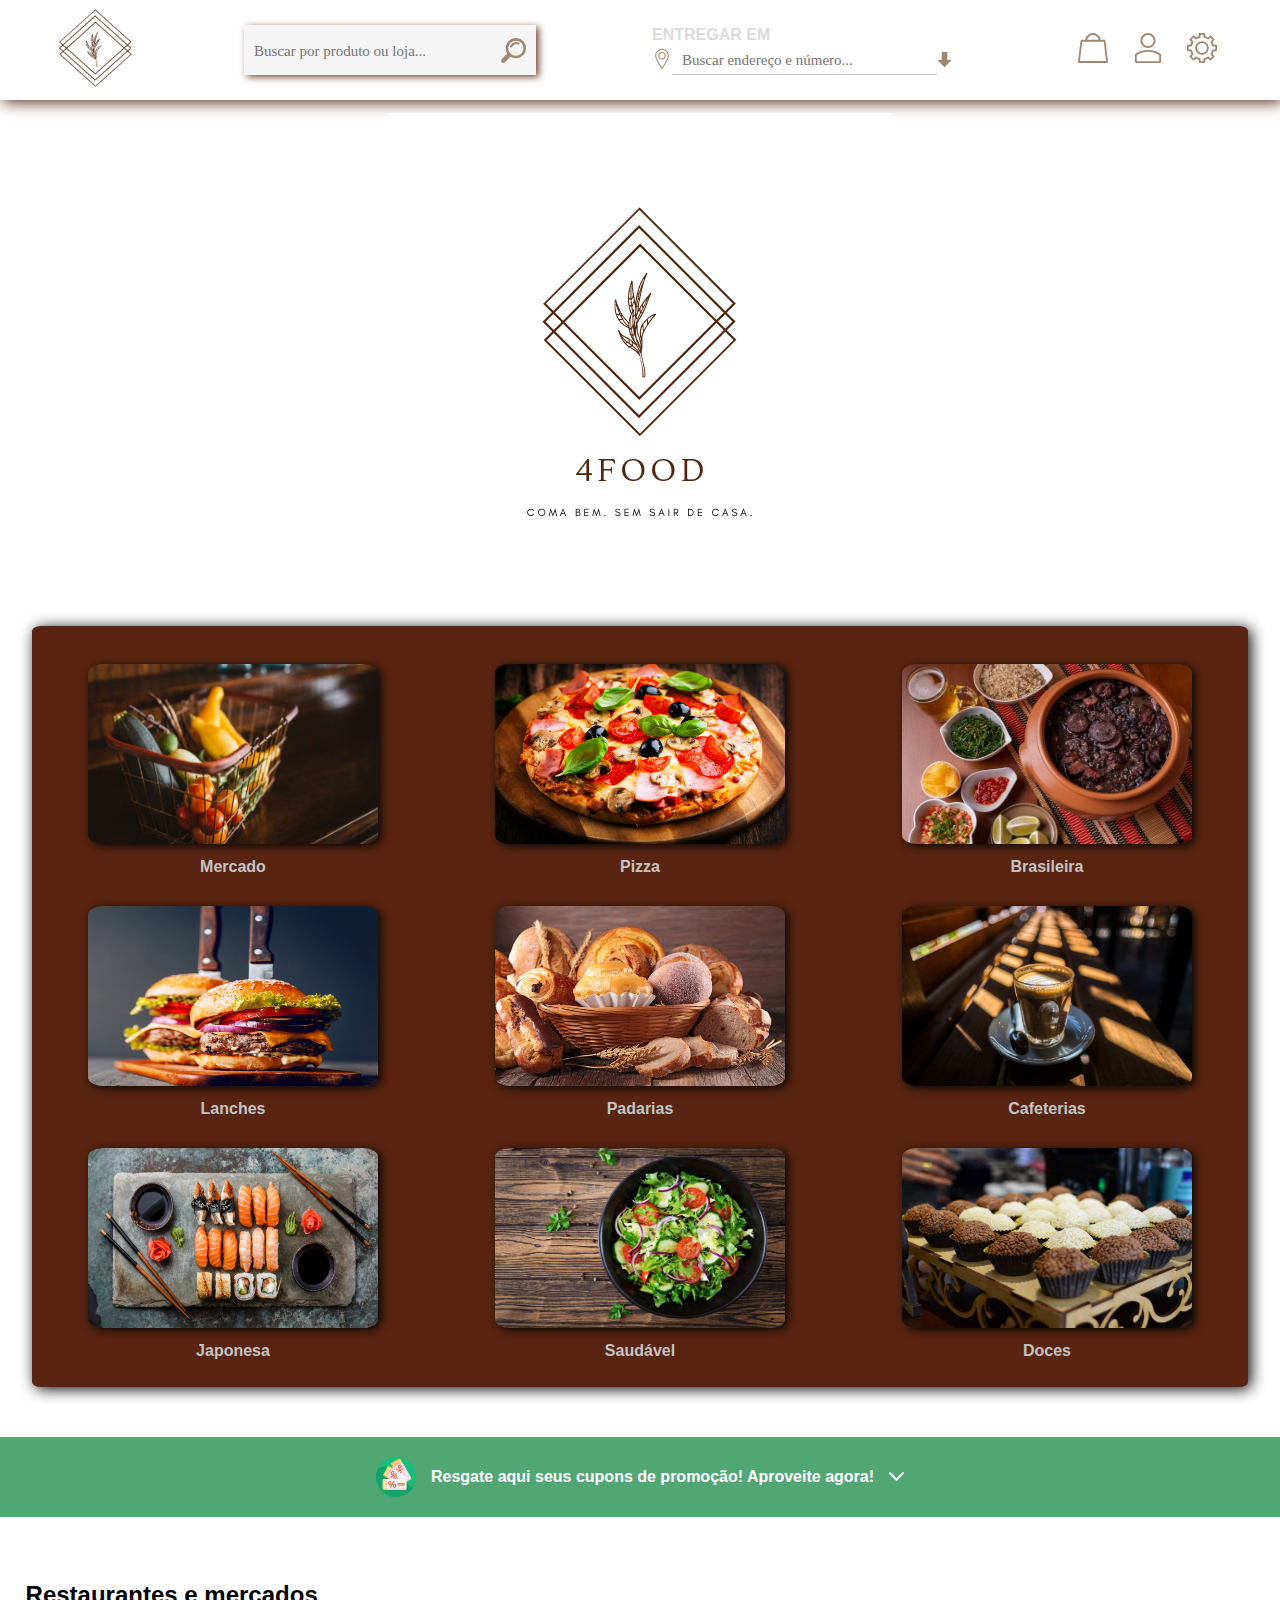
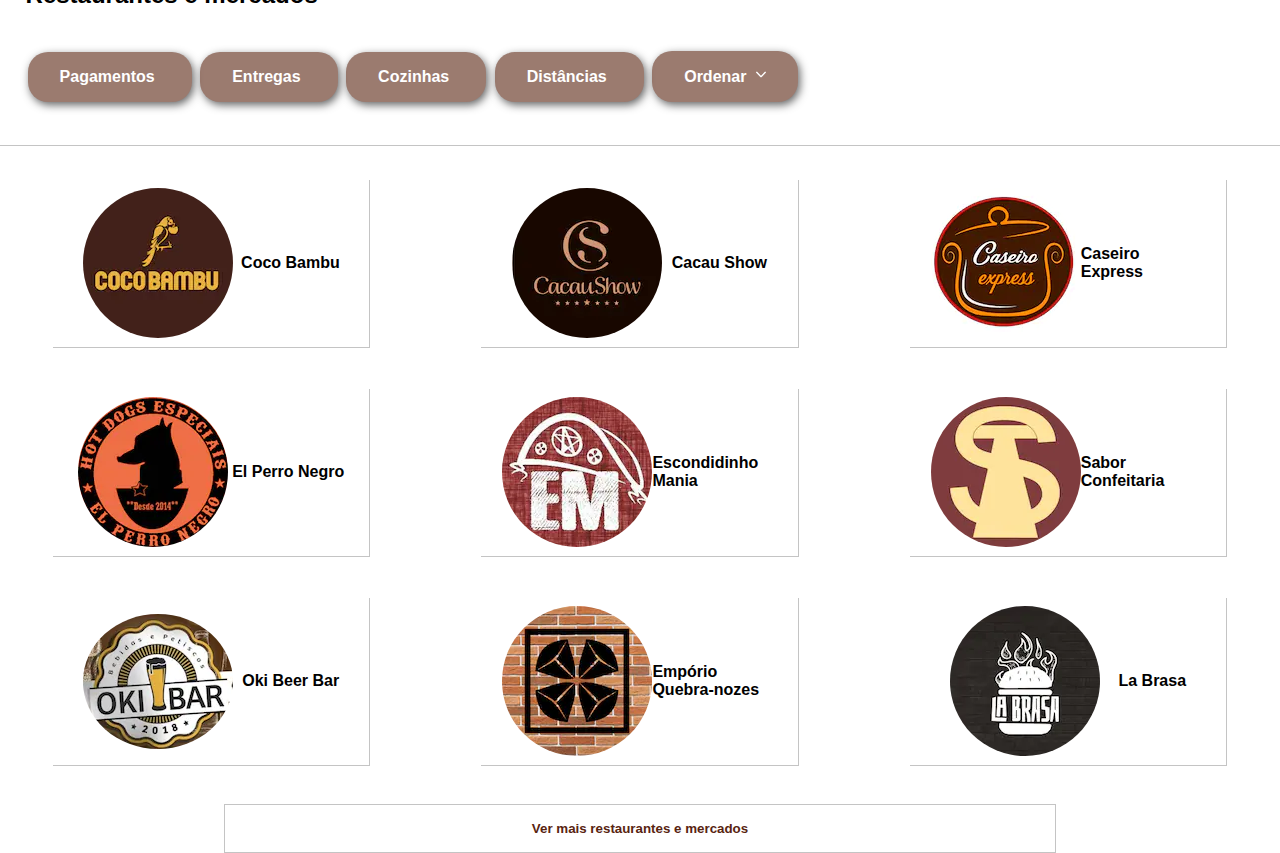
<file: main/index.html>
<!DOCTYPE html>
<html lang="en">
<head>
    <meta charset="UTF-8">
    <meta http-equiv="X-UA-Compatible" content="IE=edge">
    <meta name="viewport" content="width=device-width, initial-scale=1.0">
    <link rel="stylesheet" href="../style/style-main.css">
    <title>4Food</title>
</head>

<body>
    <div id="container-global">
        <header>
            <a href="./index.html"><img src="../images/4food-logo-menu.png" alt="mini logo 4food"></a>
            <div id="menu-buscar">
                <input type="text" id="txtBusca" placeholder="Buscar por produto ou loja..."/>
                <img src="../images/lupa-buscar.svg" alt="lupa de busca">
            </div>
            <div id="container-localização">
                <p>ENTREGAR EM</p>
                <div id="menu-localização"> 
                    <img src="../images/pin-de-localizacao.svg" alt="rosa dos ventos para localização">
                    <input type="text" id="txtLocalização" placeholder="Buscar endereço e número..."/>
                    <img src="../images/seta-localização.svg" alt="seta da minha localização">
                </div>
            </div>
            <nav>
                <a href="#"><img src="../images/sacola-nav.svg" alt="sacola de compras"></a>
                <a href="#"><img src="../images/minha-conta-nav.svg" alt="minha conta"></a>
                <a href="#"><img src="../images/engrenagem-nav.svg" alt="engranagem de configurações"></a>
            </nav>
        </header>
        <div id="logo">
            <img src="../images/4food.png" alt="logo da 4food">
        </div>
    <main>
        <section id="cardápio">
            <div class="lista-main">
                <a href="#"><img src="../images/mercado.jpg" alt="supermercado"></a>
                <a href="#"><p>Mercado</p></a>
            </div>
            <div class="lista-main">
                <a href="#"><img src="../images/pizza.jpg" alt="pizza"></a>
                <a href="#"><p>Pizza</p></a>
            </div>
            <div class="lista-main">
                <a href="#"><img src="../images/feijoada.jpg" alt="comida brasileira"></a>
                <a href="#"><p>Brasileira</p></a>
            </div>
            <div class="lista-main">
                <a href="#"><img src="../images/lanche.jpg" alt="hamburger"></a>
                <a href="#"><p>Lanches</p></a>
            </div>
            <div class="lista-main">
                <a href="#"><img src="../images/padarias.jpg" alt="padarias"></a>
                <a href="#"><p>Padarias</p></a>
            </div>
            <div class="lista-main">
                <a href="#"><img src="../images/café.jpg" alt="cafeterias"></a>
                <a href="#"><p>Cafeterias</p></a>
            </div>
            <div class="lista-main">
                <a href="#"><img src="../images/japonesa.jpg" alt="comida japonesa"></a>
                <a href="#"><p>Japonesa</p></a>
            </div>
            <div class="lista-main">
                <a href="#"><img src="../images/salada.jpg" alt="refeição saudável"></a>
                <a href="#"><p>Saudável</p></a>
            </div>
            <div class="lista-main">
                <a href="#"><img src="../images/doces.jpg" alt="Doces"></a>
                <a href="#"><p>Doces</p></a>
            </div>
        </section>
    </main>
        <div id="container-promocao">
            <div>
                <img src="../images/cupom.svg" alt="cupom de promoção">
                <p>Resgate aqui seus cupons de promoção! Aproveite agora!</p>
                <img src="../images/Seta-promoção.svg" alt="seta de promoção">
            </div>
        </div>
        <div id="titulo-menu">
                <h1>Restaurantes e mercados</h1>
        </div>
        <div id="menu-restaurantes">
                <button><span>Pagamentos</span></button>
                <button><span>Entregas</span></button>
                <button><span>Cozinhas</span></button>
                <button><span>Distâncias</span></button>
                <button><span>Ordenar</span><img src="../images/seta-ordenar.svg"></button>
        </div>

    <section id="seleção-restaurantes">
            <div class="restaurante-card">
                <img src="../images/cocobambu.webp" alt="icone do Coco Bambu">
                <span>Coco Bambu</span>
            </div>
            <div class="restaurante-card">
                <img src="../images/cacaushow.webp" alt="icone da Cacau Show">
                <span>Cacau Show</span>
            </div>
            <div class="restaurante-card">
                <img src="../images/caseiro-express.webp" alt="icone do Caseiro Express">
                <span>Caseiro Express</span>
            </div>
            <div class="restaurante-card">
                <img src="../images/el-perro-negro.webp" alt="icone do El Perro Negro">
                <span>El Perro Negro</span>
            </div>
            <div class="restaurante-card">
                <img src="../images/escondidinho mania.webp" alt="icone do Escondidinho Mania">
                <span>Escondidinho Mania</span>
            </div>
            <div class="restaurante-card">
                <img src="../images/sabor-confeitaria.webp" alt="icone da Sabor Confeitaria">
                <span>Sabor Confeitaria</span>
            </div>
            <div class="restaurante-card">
                <img src="../images/OkiBar.webp" alt="icone do Oki Bar">
                <span>Oki Beer Bar</span>
            </div>
            <div class="restaurante-card">
                <img src="../images/emporio quebra nozes.webp" alt="incone do Empório Quebra-nozes">
                <span>Empório Quebra-nozes</span>
            </div>
            <div class="restaurante-card">
                <img src="../images/labrasa.webp" alt="icone do La Brasa">
                <span>La Brasa</span>
            </div>
    </section>

    <div id="botao-seleção">
        <button>Ver mais restaurantes e mercados</button> 
    </div>
    
    </div> 
</body>
</html>
</file>
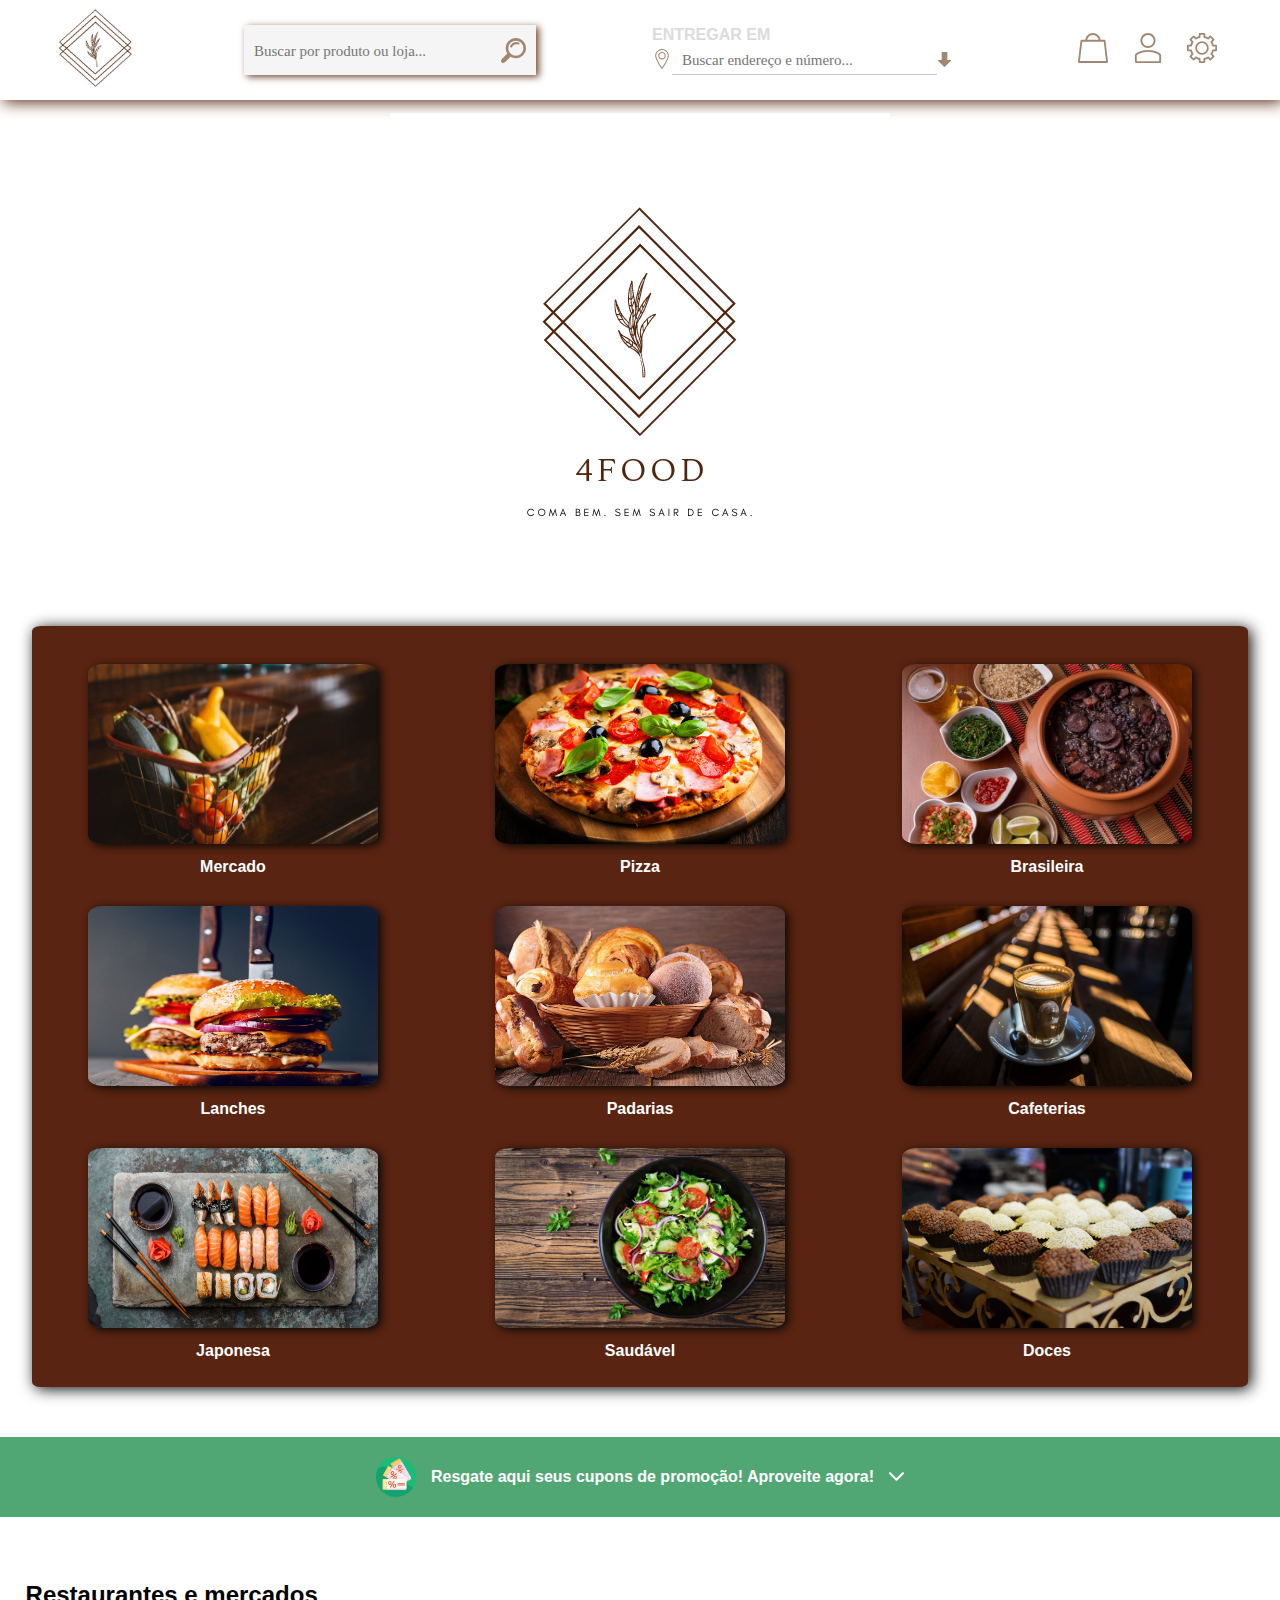
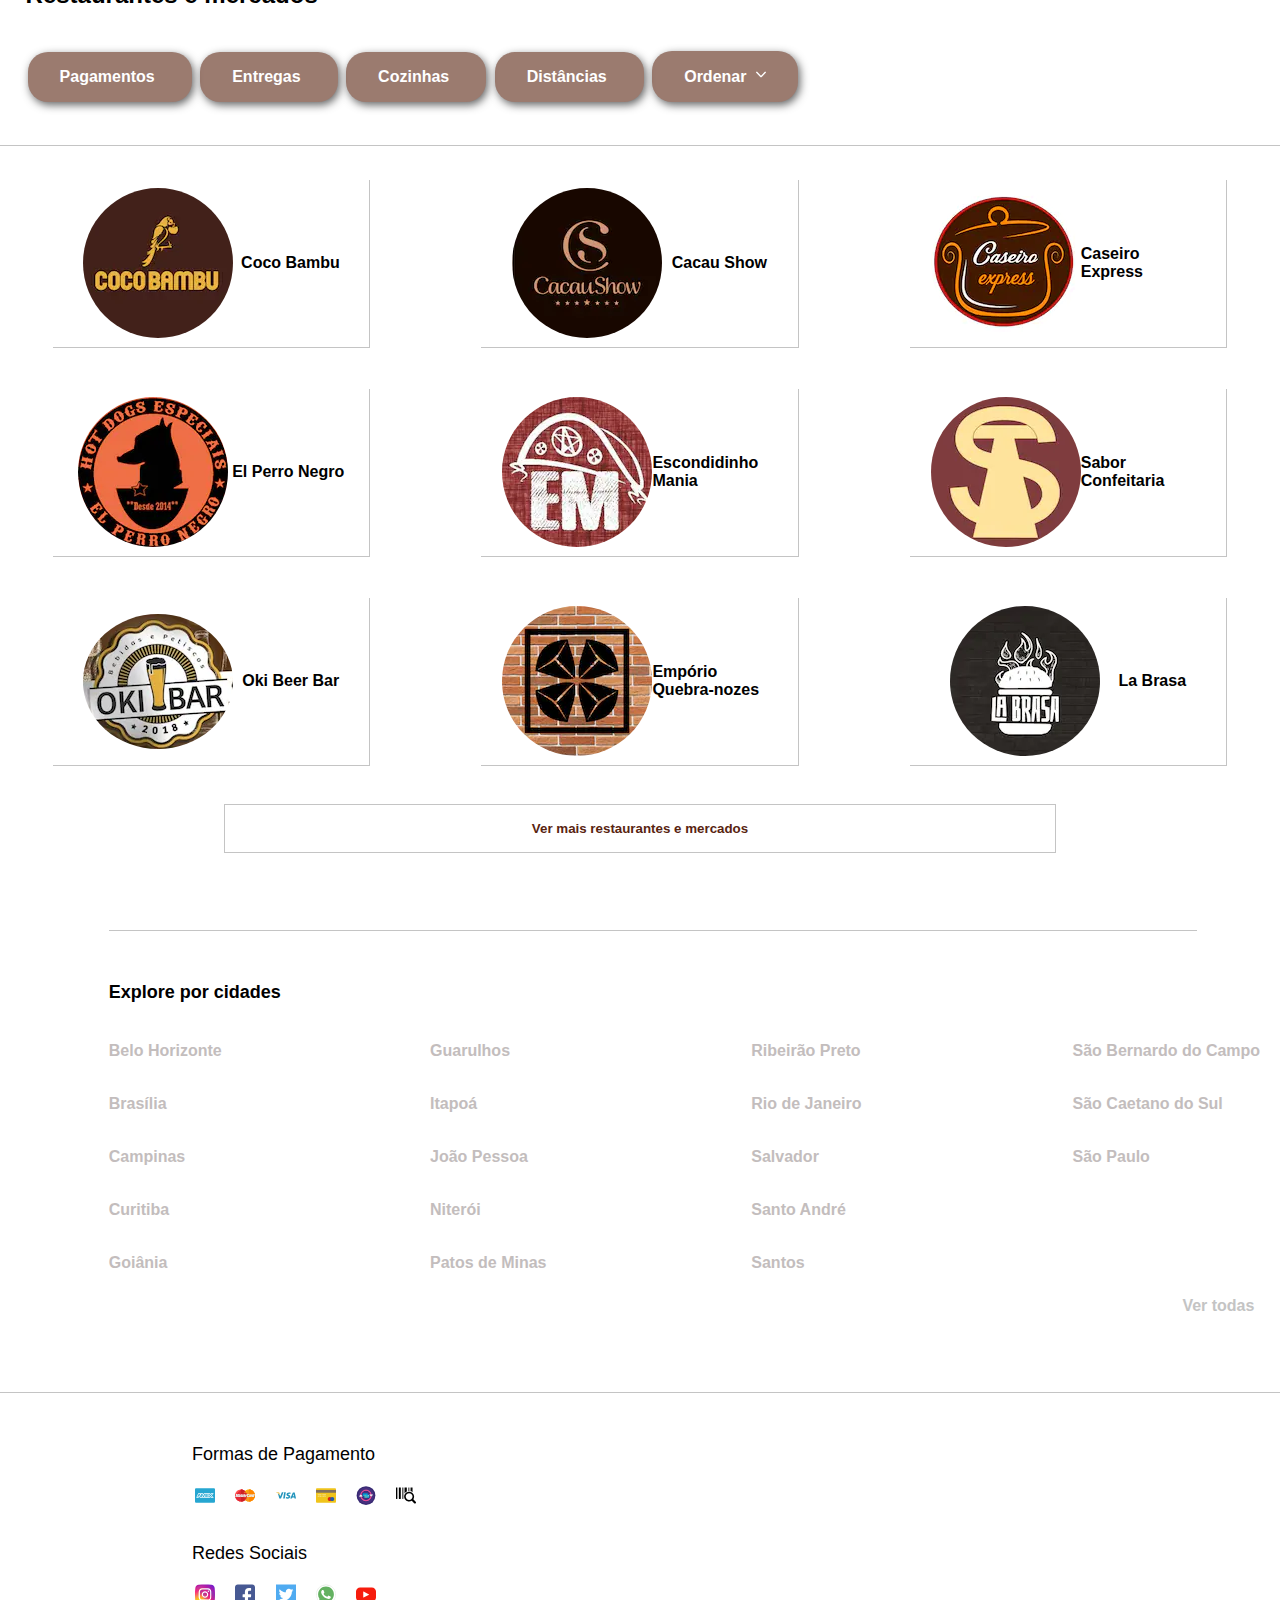
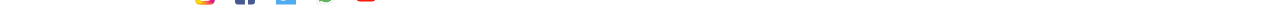
<file: landing-page/main/index.html>
<!DOCTYPE html>
<html lang="en">
<head>
    <meta charset="UTF-8">
    <meta http-equiv="X-UA-Compatible" content="IE=edge">
    <meta name="viewport" content="width=device-width, initial-scale=1.0">
    <link rel="stylesheet" href="../style/style-main.css">
    <title>4Food</title>
</head>
<body>
    <div id="container-global">
        <header>
            <a href="./index.html"><img src="../images/4food-logo-menu.png" alt="mini logo 4food"></a>
            <div id="menu-buscar">
                <input type="text" id="txtBusca" placeholder="Buscar por produto ou loja..."/>
                <img src="../images/lupa-buscar.svg" alt="lupa de busca">
            </div>
            <div id="container-localização">
                <p>ENTREGAR EM</p>
                <div id="menu-localização"> 
                    <img src="../images/pin-de-localizacao.svg" alt="rosa dos ventos para localização">
                    <input type="text" id="txtLocalização" placeholder="Buscar endereço e número..."/>
                    <img src="../images/seta-localização.svg" alt="seta da minha localização">
                </div>
            </div>
            <nav>
                <a href="#"><img src="../images/sacola-nav.svg" alt="sacola de compras"></a>
                <a href="#"><img src="../images/minha-conta-nav.svg" alt="minha conta"></a>
                <a href="#"><img src="../images/engrenagem-nav.svg" alt="engranagem de configurações"></a>
            </nav>
        </header>
        <div id="logo">
            <img src="../images/4food.png" alt="logo da 4food">
        </div>
    <main>
        <section id="cardápio">
            <div class="lista-main">
                <a href="#"><img src="../images/mercado.jpg" alt="supermercado"></a>
                <a href="#"><p>Mercado</p></a>
            </div>
            <div class="lista-main">
                <a href="#"><img src="../images/pizza.jpg" alt="pizza"></a>
                <a href="#"><p>Pizza</p></a>
            </div>
            <div class="lista-main">
                <a href="#"><img src="../images/feijoada.jpg" alt="comida brasileira"></a>
                <a href="#"><p>Brasileira</p></a>
            </div>
            <div class="lista-main">
                <a href="#"><img src="../images/lanche.jpg" alt="hamburger"></a>
                <a href="#"><p>Lanches</p></a>
            </div>
            <div class="lista-main">
                <a href="#"><img src="../images/padarias.jpg" alt="padarias"></a>
                <a href="#"><p>Padarias</p></a>
            </div>
            <div class="lista-main">
                <a href="#"><img src="../images/café.jpg" alt="cafeterias"></a>
                <a href="#"><p>Cafeterias</p></a>
            </div>
            <div class="lista-main">
                <a href="#"><img src="../images/japonesa.jpg" alt="comida japonesa"></a>
                <a href="#"><p>Japonesa</p></a>
            </div>
            <div class="lista-main">
                <a href="#"><img src="../images/salada.jpg" alt="refeição saudável"></a>
                <a href="#"><p>Saudável</p></a>
            </div>
            <div class="lista-main">
                <a href="#"><img src="../images/doces.jpg" alt="Doces"></a>
                <a href="#"><p>Doces</p></a>
            </div>
        </section>
    </main>
        <div id="container-promocao">
            <div>
                <img src="../images/cupom.svg" alt="cupom de promoção">
                <p>Resgate aqui seus cupons de promoção! Aproveite agora!</p>
                <img src="../images/Seta-promoção.svg" alt="seta de promoção">
            </div>
        </div>
        <div id="titulo-menu">
                <h1>Restaurantes e mercados</h1>
        </div>
        <div id="menu-restaurantes">
                <button><span>Pagamentos</span></button>
                <button><span>Entregas</span></button>
                <button><span>Cozinhas</span></button>
                <button><span>Distâncias</span></button>
                <button><span>Ordenar</span><img src="../images/seta-ordenar.svg"></button>
        </div>
    <section id="seleção-restaurantes">
            <div class="restaurante-card">
                <img src="../images/cocobambu.webp" alt="icone do Coco Bambu">
                <span>Coco Bambu</span>
            </div>
            <div class="restaurante-card">
                <img src="../images/cacaushow.webp" alt="icone da Cacau Show">
                <span>Cacau Show</span>
            </div>
            <div class="restaurante-card">
                <img src="../images/caseiro-express.webp" alt="icone do Caseiro Express">
                <span>Caseiro Express</span>
            </div>
            <div class="restaurante-card">
                <img src="../images/el-perro-negro.webp" alt="icone do El Perro Negro">
                <span>El Perro Negro</span>
            </div>
            <div class="restaurante-card">
                <img src="../images/escondidinho mania.webp" alt="icone do Escondidinho Mania">
                <span>Escondidinho Mania</span>
            </div>
            <div class="restaurante-card">
                <img src="../images/sabor-confeitaria.webp" alt="icone da Sabor Confeitaria">
                <span>Sabor Confeitaria</span>
            </div>
            <div class="restaurante-card">
                <img src="../images/OkiBar.webp" alt="icone do Oki Bar">
                <span>Oki Beer Bar</span>
            </div>
            <div class="restaurante-card">
                <img src="../images/emporio quebra nozes.webp" alt="incone do Empório Quebra-nozes">
                <span>Empório Quebra-nozes</span>
            </div>
            <div class="restaurante-card">
                <img src="../images/labrasa.webp" alt="icone do La Brasa">
                <span>La Brasa</span>
            </div>
    </section>
    <div id="botao-seleção">
        <button>Ver mais restaurantes e mercados</button> 
    </div>
    <section id="container-cidades">
        <div id="explore-cidades">
            <span>Explore por cidades</span>   
        </div>
    </section>
    <div class="tabela-cidades">
        <a class="belo-horizonte" href="#">Belo Horizonte</a>
        <a class="brasilia" href="#">Brasília</a>
        <a class="campinas" href="#">Campinas</a>
        <a class="curitiba" href="#">Curitiba</a>
        <a class="goiania" href="#">Goiânia</a>
        <a class="guarulhos" href="#">Guarulhos</a>
        <a class="joao-pessoa" href="#">João Pessoa</a>
        <a class="itapoa" href="#">Itapoá</a>
        <a class="niteroi" href="#">Niterói</a>
        <a class="patos-de-minas" href="#">Patos de Minas</a>
        <a class="ribeirao-preto" href="#">Ribeirão Preto</a>
        <a class="rio-de-janeiro" href="#">Rio de Janeiro</a>
        <a class="salvador" href="#">Salvador</a>
        <a class="santo-andre" href="#">Santo André</a>
        <a class="santos" href="#">Santos</a>
        <a class="sao-bernardo-do-campo" href="#">São Bernardo do Campo</a>
        <a class="sao-caetano-do-sul" href="#">São Caetano do Sul</a>
        <a class="sao-paulo" href="#">São Paulo</a>
    </div>
    <div id="botao-cidades">
        <p>Ver todas</p>
    </div>
    <footer>
        <div id="pagamento">
            <p>Formas de Pagamento</p>
        <div class="icones-pagamento">
            <img src="../images/amex.svg">
            <img src="../images/mastercard.svg">
            <img src="../images/visa.svg">
            <img src="../images/cartao-de-credito.svg">
            <img src="../images/linha-de-credito.svg">
            <img src="../images/codigo-de-barras.svg">
        </div>
            <p>Redes Sociais</p>
        <div class="icones-pagamento">
            <a target="_blank" href="../main/index.html"><img src="../images/instagram.svg"></a>
            <a target="_blank" href="../main/index.html"><img src="../images/facebook.svg"></a>
            <a target="_blank" href="../main/index.html"><img src="../images/twitter.svg"></a>
            <a target="_blank" href="../main/index.html"><img src="../images/whatsapp.svg"></a>
            <a target="_blank" href="../main/index.html"><img src="../images/youtube.svg"></a>
        </div>
    </footer>
    </div> 
</body>
</html>
</file>
<file: style/style-main.css>
* {

    padding: 0;
    margin: 0;
    box-sizing: border-box;
    
}

html {

    overflow: scroll;

}

::-webkit-scrollbar {

    width: 0px;
    height: 0px;
    background: transparent;

}

body {

    font-size: 16px;
    font-family: sans-serif;
    
}

body input::placeholder {

    font-family: fantasy;
    font-size: 15px;

}

header {

    display: flex;
    align-items: center;
    justify-content: space-around;
    height: 100px;
    font-weight: bold;
    background-color: white;
    box-shadow: 3px 2px 15px #592411;

}

header>a>img {

    height: 85px;
    width: 85px;
    
    
}

header img:hover {

    -webkit-transform: scale(1.1);
    -moz-transform: scale(1.1);
    -o-transform: scale(1.1);
    -ms-transform: scale(1.1);
    transform: scale(1.1);
    
}

#menu-buscar {

    display: flex;
    align-items: center;
    padding: 0 10px;
    height: 50px;
    background-color: #F5F5F5;
    box-shadow: 3px 2px 7px #734838;

}

#menu-buscar>img {

    width: 25px;
    height: 25px;
    cursor: pointer;
 
}

#txtBusca {

    font-size: larger;
    border: none;
    outline-style: none;
    box-shadow: none;
    border-color: transparent;
    background-color: #F5F5F5;

}

#container-localização {

    display: flex;
    flex-direction: column;
    padding: 0 10px;
    
}

#container-localização>p {

    color: #C4C4C4;
    opacity: 0.6;

}

#menu-localização {

    display: flex;
    align-items: center;

}

#menu-localização>img {

    height: 20px;
    width: 20px;

}

#menu-localização img:last-of-type {

    height: 15px;
    width: 15px;
    cursor: pointer;

}

#txtLocalização {

    font-size: larger;
    border: none;
    outline-style: none;
    box-shadow: none;
    border-color: transparent;
    border-bottom: 1px solid #C4C4C4;
    padding: 4px 10px;
    width: 265px;
    background-color: white;

}

nav>a>img {

    height: 30px;
    width: 30px;
    
}

nav>a {

    padding: 0 10px;
    
}

#logo {

    display: flex;
    justify-content: center;
    padding-top: 1%;

}

main {

    display: flex;
    justify-content: center;
    flex-direction: column;
    align-items: center;
    padding-top: 1%;
    
}

#cardápio {

    display: grid;
    text-align: center;
    height: 50%;
    width: 95%;
    box-shadow: 3px 2px 15px rgb(8, 8, 8);
    border-radius: 0.7%;
    background-color: #592411;
     
    grid-template-columns: 1fr 1fr 1fr;
    grid-template-rows: 1fr 1fr;
    grid-column-gap: 5px;
    grid-row-gap: 20px;
    padding-top: 3%;
    padding-bottom: 17px;
    
}

#cardápio img {

    height: 250px;
    width: 415px;
    box-shadow: 3px 2px 8px rgb(8, 8, 8);
    border-radius: 5%;
    
}

.lista-main{

    display: flex;
    flex-direction: column;
    align-items: center;
    transition: 0.5s;

}

.lista-main:hover {

    -webkit-transform: scale(1.1);
    -moz-transform: scale(1.1);
    -o-transform: scale(1.1);
    -ms-transform: scale(1.1);
    transform: scale(1.1);
    transition: 0.5s;

}

.lista-main a, p{

    width: fit-content;
    text-decoration: none;
}

#cardápio p {

    font-weight: bold;
    padding-top: 10px;
    padding-bottom: 10px;
    color: #C4C4C4;
    
}

#container-promocao>div{

    display: flex;
    justify-content: center;
    align-items: center;
    color: white;
    font-weight: bold;
    width: 100%;
    margin-top: 50px;
    height: 80px;
    background-color: #50A773;

}

#container-promocao img {

    width: 70px;
    height: 70px;
    padding: 0 15px;
    
}

#container-promocao img:last-of-type {

    width: 45px;
    height: 25px;

}

#container-promocao img:hover {

    -webkit-transform: scale(1.1);
    -moz-transform: scale(1.1);
    -o-transform: scale(1.1);
    -ms-transform: scale(1.1);
    transform: scale(1.1);

}

#titulo-menu {

    font-size: 12px;
    padding-top: 5%;
    padding-left: 2%;
}

#menu-restaurantes {

    
    padding-top: 3%;
    padding-left: 2%;
    
}

#menu-restaurantes button{

    background-color: #592411;
    border: none;
    color: white;
    padding: 16px 32px;
    text-align: center;
    font-size: 16px;
    font-weight: bold;
    margin: 4px 2px;
    opacity: 0.6;
    transition: 0.3s;
    display: inline-block;
    text-decoration: none;
    cursor: pointer;
    border-radius: 20px;
    outline:none;
    box-shadow: 2px 3px 8px black;

}

#menu-restaurantes button>img:last-of-type{

    height: 15px;
    width: 15px;
    padding-left: 5px;

}

#menu-restaurantes span:last-of-type{

   padding-right: 5px;

}

#menu-restaurantes button:hover {
    
    opacity: 1

}



#seleção-restaurantes {

    display: grid;
    grid-template-columns: 1fr 1fr 1fr;
    grid-template-rows: 1fr 1fr 1fr;
    grid-column-gap: 5px;
    grid-row-gap: 20px;
    margin-top: 3%;
    padding-top: 1%;
    border-top: 1px solid #C4C4C4;

}

.restaurante-card {

    display: flex;
    justify-content: space-evenly;
    align-items: center;
    justify-self: center;
    border-right: 1px solid #C4C4C4;
    border-bottom: 1px solid #C4C4C4;
    font-weight: bold;
    padding: 2% 5%;
    width: 75%;
    margin-top: 5%;
    transition: 0.5s;
    
}

.restaurante-card:hover {

   box-shadow: 2px 2px 8px black;
   transition: 0.5s;

}

.restaurante-card img{

    border-radius: 50%;
}

#botao-seleção {

    display: flex;
    justify-content: center;
    padding-top: 3%;
    
}

#botao-seleção button{

    padding: 16px 16px;
    width: 65%;
    border: 1px solid #C4C4C4;
    background-color: white;
    font-weight: bold;
    color: #592411;
    text-decoration: none;
    cursor: pointer;
    outline:none;
    transition: 0.3s;

}

#botao-seleção button:hover{

    background-color: #592411;
    color: white;
    transition: 0.3s;
    
}

@media (max-width: 1280px) {

    #cardápio img {

        height: 180px;
        width: 290px;
        
    }
}

@media (max-width: 375px) {

    header {
        
        flex-direction: column;
        align-items: center;
        justify-content: space-around;
        height: 400px;
        width: 100vw;

    }

    #logo>img {

        max-width: 100vw;

    } 

    #cardápio {

        display: grid;
        text-align: center;
        height: fit-content;

        width: 95%;
        grid-template-columns: 1fr;
        grid-template-rows: auto;
   
    }
    
    #cardápio img {
    
        height: 245px;
        width: 90%;
        object-fit: cover;
    
    }

    .lista-main:hover {

        -webkit-transform: scale(1);
        -moz-transform: scale(1);
        -o-transform: scale(1);
        -ms-transform: scale(1);
        transform: scale(1);
    
    }

    #titulo-menu{

        display: flex;
        justify-content: center;
        font-size: 9px;
        padding-top: 10%;
        padding-bottom: 3%;

    }

    #menu-restaurantes {

        display: flex;
        flex-direction: column;
        width: 100vw;
        align-items: center;
           
    }

    #menu-restaurantes button{

        width: fit-content; 
           
    }

    #seleção-restaurantes {

        display: flex;
        flex-direction: column;
        align-items: center;
        
    }

    .restaurante-card span{

        width: 60%;

    }

    .restaurante-card img{

        height: 50px;
        width: 50px;
    }

    #botao-seleção {

        padding-top: 8%;
        
    }

    #botao-seleção button{

        width: 80%;
        
    }

}
</file>
<file: landing-page/style/style-main.css>
* {

    padding: 0;
    margin: 0;
    box-sizing: border-box;
    
}

html {

    overflow: scroll;

}

img::selection {

    background: transparent;

}

div::selection {

    background: transparent;

}

nav::selection {

    background: transparent;

}

a::selection {

    color: #fff;
    background: #592411;

}

span::selection {

    color: #fff;
    background: #592411;

}

h1::selection {

    color: #fff;
    background: #592411;

}

input::selection {

    color: #fff;
    background: #592411;

}

p::selection {

    color: #fff;
    background: #592411;

}

button::selection {

    color: #fff;
    background: #592411;

}

::-webkit-scrollbar {

    width: 0px;
    height: 0px;
    background: transparent;

}

body {

    font-size: 16px;
    font-family: sans-serif;
    
}

body input::placeholder {

    font-family: fantasy;
    font-size: 15px;

}

header {

    display: flex;
    align-items: center;
    justify-content: space-around;
    height: 100px;
    font-weight: bold;
    background-color: white;
    box-shadow: 3px 2px 15px #592411;

}

header>a>img {

    height: 85px;
    width: 85px;
       
}

header img:hover {

    -webkit-transform: scale(1.1);
    -moz-transform: scale(1.1);
    -o-transform: scale(1.1);
    -ms-transform: scale(1.1);
    transform: scale(1.1);
    
}

#menu-buscar {

    display: flex;
    align-items: center;
    padding: 0 10px;
    height: 50px;
    background-color: #F5F5F5;
    box-shadow: 3px 2px 7px #734838;

}

#menu-buscar>img {

    width: 25px;
    height: 25px;
    cursor: pointer;
 
}

#txtBusca {

    font-size: larger;
    border: none;
    outline-style: none;
    box-shadow: none;
    border-color: transparent;
    background-color: #F5F5F5;

}

#container-localização {

    display: flex;
    flex-direction: column;
    padding: 0 10px;
    
}

#container-localização>p {

    color: #C4C4C4;
    opacity: 0.6;

}

#menu-localização {

    display: flex;
    align-items: center;

}

#menu-localização>img {

    height: 20px;
    width: 20px;

}

#menu-localização img:last-of-type {

    height: 15px;
    width: 15px;
    cursor: pointer;

}

#txtLocalização {

    font-size: larger;
    border: none;
    outline-style: none;
    box-shadow: none;
    border-color: transparent;
    border-bottom: 1px solid #C4C4C4;
    padding: 4px 10px;
    width: 265px;
    background-color: white;

}

input[type=text] {

    color: #592411;
    
}

nav>a>img {

    height: 30px;
    width: 30px;

}

nav>a {

    padding: 0 10px;
    
}

#logo {

    display: flex;
    justify-content: center;
    padding-top: 1%;

}

main {

    display: flex;
    justify-content: center;
    flex-direction: column;
    align-items: center;
    padding-top: 1%;
    
}

#cardápio {

    display: grid;
    text-align: center;
    height: 50%;
    width: 95%;
    box-shadow: 3px 2px 15px rgb(8, 8, 8);
    border-radius: 0.7%;
    background-color: #592411;
     
    grid-template-columns: 1fr 1fr 1fr;
    grid-template-rows: 1fr 1fr 1fr;
    grid-column-gap: 5px;
    grid-row-gap: 20px;
    padding-top: 3%;
    padding-bottom: 17px;
    
}

#cardápio img {

    height: 250px;
    width: 415px;
    box-shadow: 3px 2px 8px rgb(8, 8, 8);
    border-radius: 5%;
    
}

.lista-main {

    display: flex;
    flex-direction: column;
    align-items: center;
    transition: 0.5s;

}

.lista-main:hover {

    -webkit-transform: scale(1.1);
    -moz-transform: scale(1.1);
    -o-transform: scale(1.1);
    -ms-transform: scale(1.1);
    transform: scale(1.1);
    transition: 0.5s;

}

.lista-main a, p {

    width: fit-content;
    text-decoration: none;

}

#cardápio p {

    font-weight: bold;
    padding-top: 10px;
    padding-bottom: 10px;
    color: white;
    
}

#container-promocao>div {

    display: flex;
    justify-content: center;
    align-items: center;
    color: white;
    font-weight: bold;
    width: 100%;
    margin-top: 50px;
    height: 80px;
    background-color: #50A773;

}

#container-promocao img {

    width: 70px;
    height: 70px;
    padding: 0 15px;
    
}

#container-promocao img:last-of-type {

    width: 45px;
    height: 25px;

}

#container-promocao img:hover {

    -webkit-transform: scale(1.1);
    -moz-transform: scale(1.1);
    -o-transform: scale(1.1);
    -ms-transform: scale(1.1);
    transform: scale(1.1);

}

#titulo-menu {

    font-size: 12px;
    padding-top: 5%;
    padding-left: 2%;
}

#menu-restaurantes {

    
    padding-top: 3%;
    padding-left: 2%;
    
}

#menu-restaurantes button {

    background-color: #592411;
    border: none;
    color: white;
    padding: 16px 32px;
    text-align: center;
    font-size: 16px;
    font-weight: bold;
    margin: 4px 2px;
    opacity: 0.6;
    transition: 0.3s;
    display: inline-block;
    text-decoration: none;
    cursor: pointer;
    border-radius: 20px;
    outline:none;
    box-shadow: 2px 3px 8px black;

}

#menu-restaurantes button>img:last-of-type {

    height: 15px;
    width: 15px;
    padding-left: 5px;

}

#menu-restaurantes span:last-of-type {

   padding-right: 5px;

}

#menu-restaurantes button:hover {
    
    opacity: 1

}

#seleção-restaurantes {

    display: grid;
    grid-template-columns: 1fr 1fr 1fr;
    grid-template-rows: 1fr 1fr 1fr;
    grid-column-gap: 5px;
    grid-row-gap: 20px;
    margin-top: 3%;
    padding-top: 1%;
    border-top: 1px solid #C4C4C4;

}

.restaurante-card {

    display: flex;
    justify-content: space-evenly;
    align-items: center;
    justify-self: center;
    border-right: 1px solid #C4C4C4;
    border-bottom: 1px solid #C4C4C4;
    font-weight: bold;
    cursor: pointer;
    padding: 2% 5%;
    width: 75%;
    margin-top: 5%;
    transition: 0.5s;
    
}

.restaurante-card:hover {

   box-shadow: 2px 2px 8px #592411;
   transition: 0.5s;

}

.restaurante-card img {

    border-radius: 50%;
}

#botao-seleção {

    display: flex;
    justify-content: center;
    padding-top: 3%;
    
}

#botao-seleção button {

    padding: 16px 16px;
    width: 65%;
    border: 1px solid #C4C4C4;
    background-color: white;
    font-weight: bold;
    color: #592411;
    text-decoration: none;
    cursor: pointer;
    outline:none;
    transition: 0.3s;

}

#botao-seleção button:hover {

    background-color: #592411;
    color: white;
    transition: 0.3s;
    
}

#container-cidades {

    display: flex;
    justify-content: center;
    margin-top: 3%;

}

#explore-cidades {

    border-top: 1px solid #C4C4C4;
    margin-top: 3%;
    padding-top: 4%;
    font-weight: bold;
    font-size: 18px;
    width: 85%;
    margin-left: 2%;

}

.tabela-cidades {

    display: grid;
    grid-template-columns: 1fr 1fr 1fr 1fr;
    grid-template-rows: 1fr 1fr 1fr 1fr 1fr;
    grid-column-gap: 5px;
    grid-row-gap: 35px;
    margin-top: 3%;

}

.tabela-cidades a {
 
    text-decoration: none;
    color: #c3bdbd;
    font-weight: bold;
    width: fit-content;
    transition: 0.5s;
    margin-left: 34.4%;

}

.tabela-cidades a:hover {

    color: #592411;
    transition: 0.5s;

}

.brasilia {

    grid-row-start: 2;
    grid-column-start: 1;

}

.campinas {

    grid-row-start: 3;
    grid-column-start: 1;

}

.curitiba {

    grid-row-start: 4;
    grid-column-start: 1;

}

.goiania {

    grid-row-start: 5;
    grid-column-start: 1;

}

.itapoa {

    grid-row-start: 2;
    grid-column-start: 2;

}

.joao-pessoa {

    grid-row-start: 3;
    grid-column-start: 2;

}

.niteroi {

    grid-row-start: 4;
    grid-column-start: 2;

}

.patos-de-minas {

    grid-row-start: 5;
    grid-column-start: 2;

}

.rio-de-janeiro {

    grid-row-start: 2;
    grid-column-start: 3;

}

.salvador {

    grid-row-start: 3;
    grid-column-start: 3;

}

.santo-andre {

    grid-row-start: 4;
    grid-column-start: 3;

}

.santos {

    grid-row-start: 5;
    grid-column-start: 3;

}

.sao-caetano-do-sul {

    grid-row-start: 2;
    grid-column-start: 4;

}

.sao-paulo {

    grid-row-start: 3;
    grid-column-start: 4;

}

#botao-cidades {

    display: flex;
    justify-content: flex-end;
    padding-top: 2%;
    padding-right: 2%;
   
}

#botao-cidades p {

    color: #C4C4C4;
    font-weight: bold;
    cursor: pointer;
    transition: 0.5s;
    
}

#botao-cidades p:hover {

    color: #592411;
    transition: 0.5s;
    
}

#pagamento {

    margin-top: 6%;
    color: black;
    font-size: 18px;
    border-top: 1px solid #C4C4C4;

}

#pagamento p:first-of-type {

    padding-top: 4%;
    
}

#pagamento p {

    padding-left: 15%;
    padding-top: 2%;

}

#pagamento img {

    height: 35px;
    width: 35px;
    padding-left: 15px;

}

.icones-pagamento {

    padding-left: 14.1%;
    padding-top: 1%;
    width: fit-content;

}

@media (max-width: 1280px) {

    #cardápio img {

        height: 180px;
        width: 290px;
        
    }

}

@media (max-width: 375px) {

    header {
        
        flex-direction: column;
        align-items: center;
        height: 400px;
        width: 100vw;
        box-shadow: 2px 1px 4px #592411;
        
    }

    #logo>img {

        max-width: 100vw;

    } 

    #cardápio {

        display: grid;
        text-align: center;
        height: fit-content;

        width: 95%;
        grid-template-columns: 1fr;
        grid-template-rows: auto;
   
    }
    
    #cardápio img {
    
        height: 245px;
        width: 90%;
        object-fit: cover;
    
    }

    .lista-main:hover {

        -webkit-transform: scale(1);
        -moz-transform: scale(1);
        -o-transform: scale(1);
        -ms-transform: scale(1);
        transform: scale(1);
    
    }

    #titulo-menu {

        display: flex;
        justify-content: center;
        font-size: 9px;
        padding-top: 10%;
        padding-bottom: 3%;

    }

    #menu-restaurantes {

        display: flex;
        flex-direction: column;
        width: 100vw;
        align-items: center;
        padding-bottom: 3%;
           
    }

    #menu-restaurantes button {

        width: fit-content; 
           
    }

    #seleção-restaurantes {

        display: flex;
        flex-direction: column;
        align-items: center;
        
    }

    .restaurante-card span {

        width: 60%;

    }

    .restaurante-card img {

        height: 50px;
        width: 50px;
        
    }

    #botao-seleção {

        padding-top: 10%;
        padding-bottom: 8%;
        
    }

    #botao-seleção button {

        width: 80%;
        
    }

    #container-cidades {

        display: none;

    }

    #explore-cidades {

        display: none;

    }

    .tabela-cidades {

        display: none;
        
    }

    #botao-cidades p {

        display: none;

    }

    .icones-pagamento {

        padding-left: 11%;
        
    }

}
</file>
